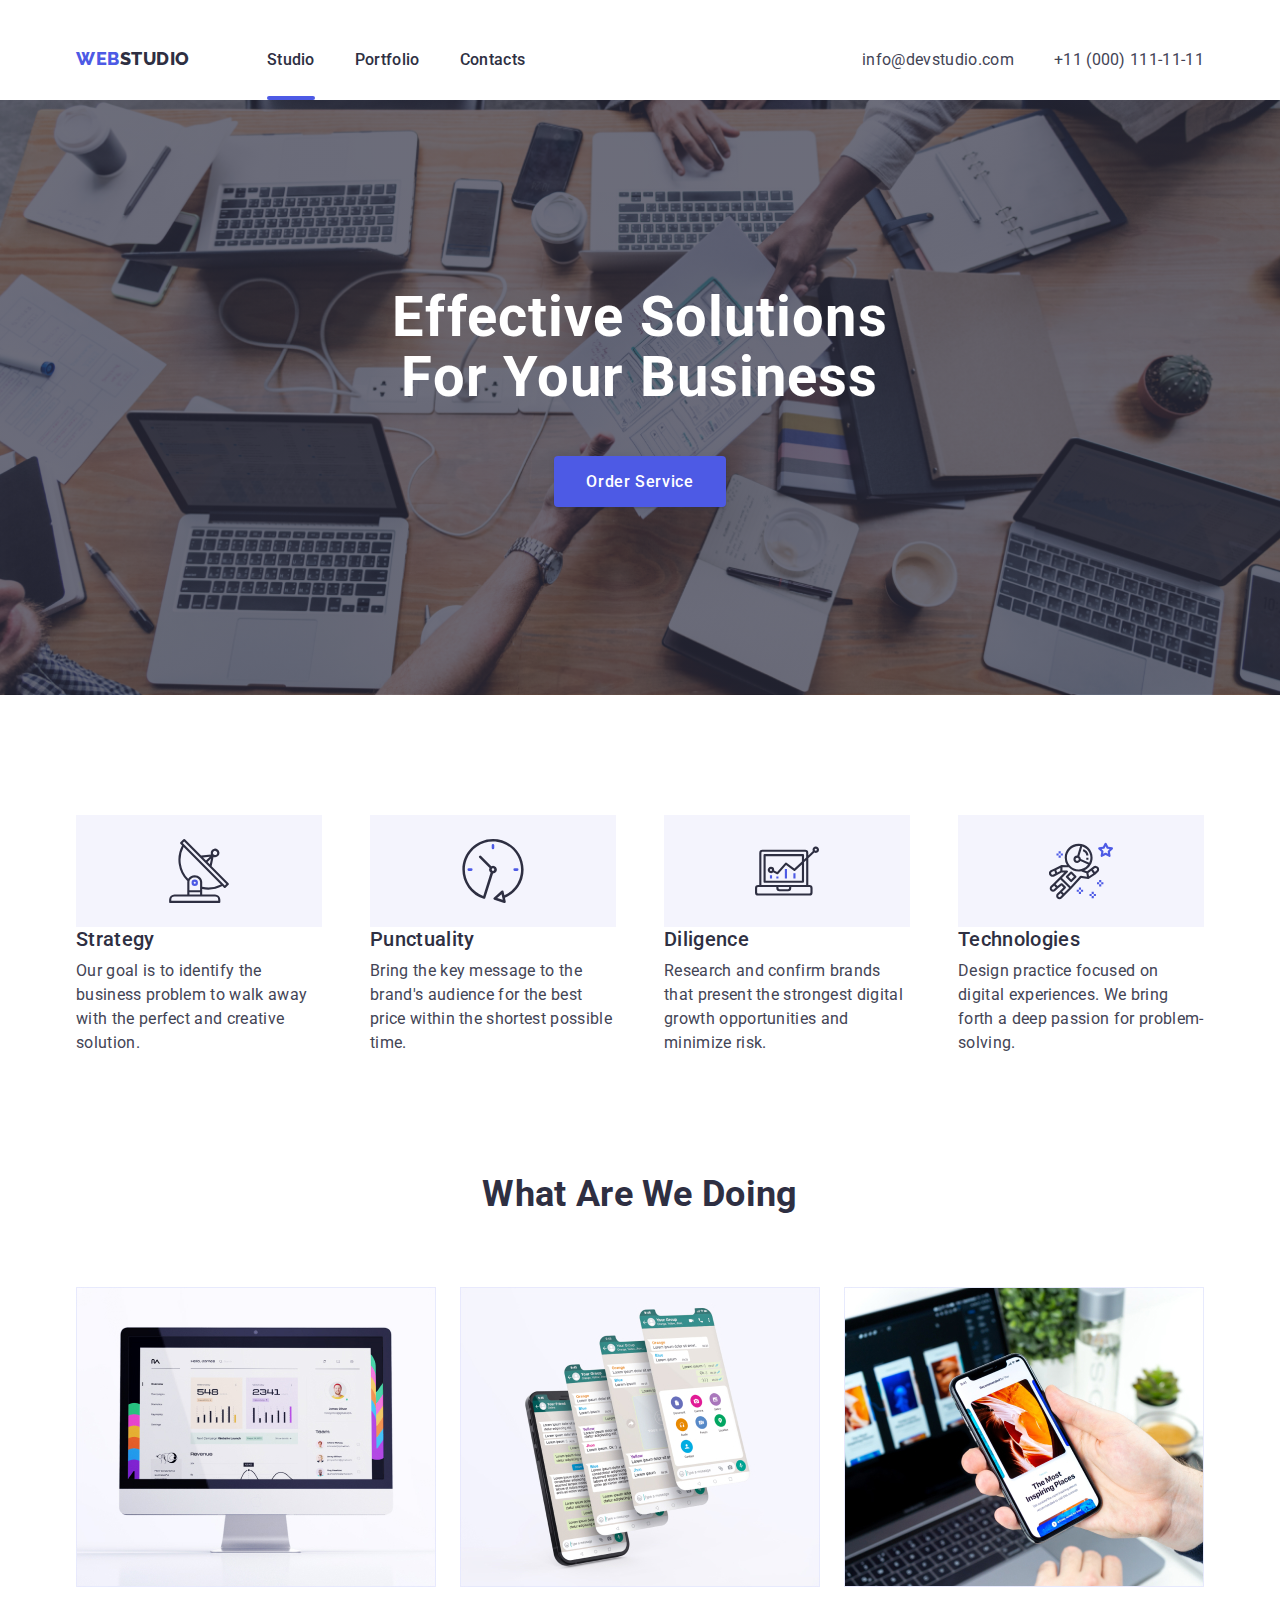
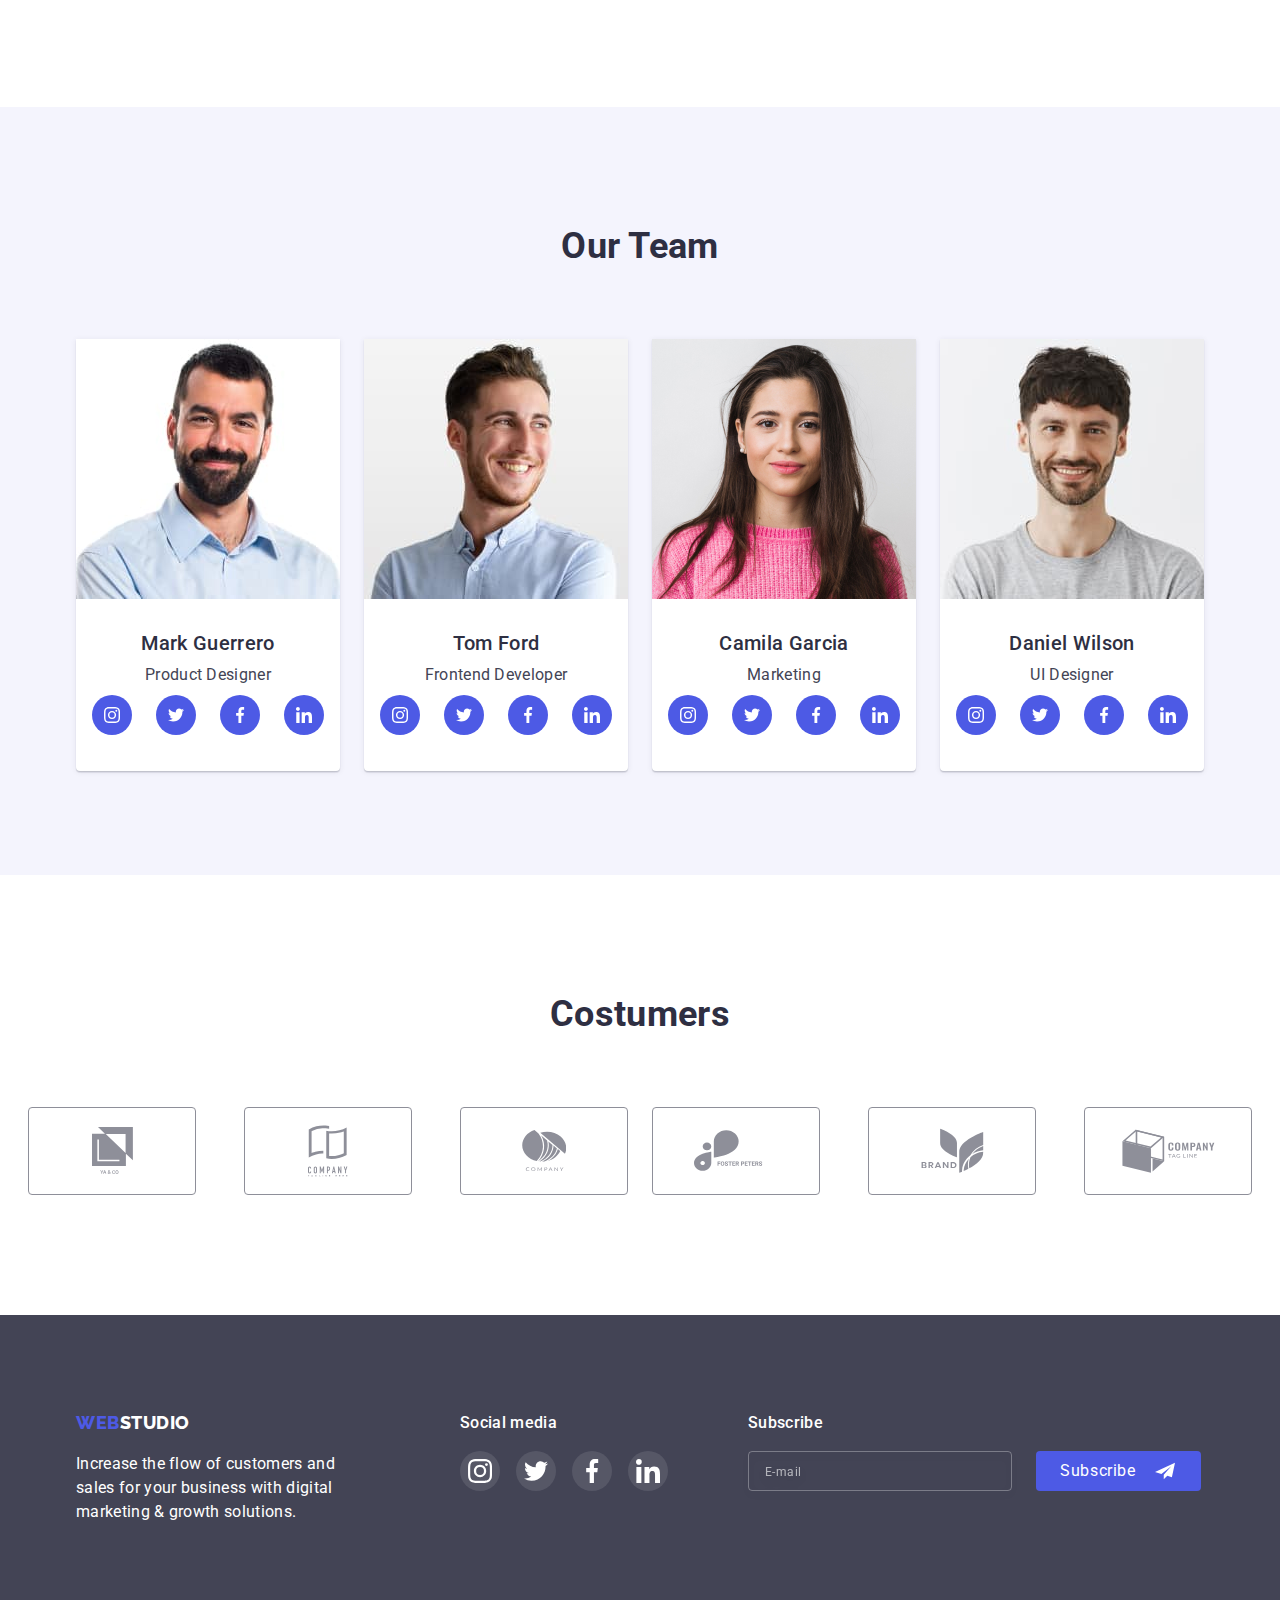
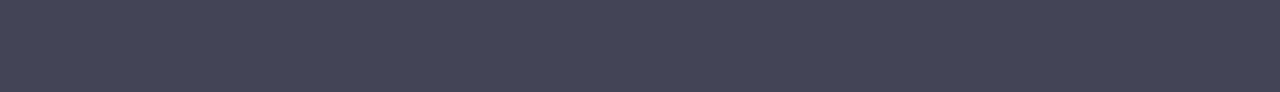
<file: index.html>
<!DOCTYPE html>
<html lang="en">
  <head>
    <meta charset="UTF-8">
    <meta http-equiv="X-UA-Compatible" content="IE=edge">
    <meta name="viewport" content="width=device-width, initial-scale=1.0">
    <title>Document</title>
    <link rel="preconnect" href="https://fonts.googleapis.com">
<link rel="preconnect" href="https://fonts.gstatic.com" crossorigin>
<link href="https://fonts.googleapis.com/css2?family=Raleway:wght@800&family=Roboto:wght@400;500;700;900&display=swap" rel="stylesheet">
    <link rel="stylesheet" href="https://cdnjs.cloudflare.com/ajax/libs/modern-normalize/1.1.0/modern-normalize.min.css">
    <link rel="stylesheet" href="./css/styles.css" >
  </head>
 <body>
    
    <header class="page-header">
      <div class="conteiner navigator mob-var">
      <nav class="navigator">
        <a href="./index.html" class="logo">
          <span>WEB</span><span class="logo-black">STUDIO</span></a
        >

        <ul class="site-nav list">
          <li class="item activ-page"><a href="index.html" class="link">Studio</a></li>
          <li class="item"><a href="./portfolio.html" class="link">Portfolio</a></li>
          <li class="item"><a href="/" class="link">Contacts</a></li>
        </ul>
      </nav>
      <button type="button" class="mob-open js-open-menu"
      >
        <svg class="mob-open-icon" width="40" height="40" aria-label="Переключатель моб. меню">
          <use class="icon-open" href="./img/sprite1.svg#menu" ></use>
        </svg> 
      </button>
      <ul class="contacts list">
        <li class="item">
          <a href="mailto:info@devstudio.com" class="link"
            >info@devstudio.com</a
          >
        </li>
        <li class="item">
          <a href="tel:+110001111111" class="link">+11 (000) 111-11-11</a>
        </li>
      </ul> 
  </div>

     <!-- Mobile Menu -->

  <div class="mobile-menu js-menu-container" >
    <div class="mob-conteiner">
    <button type="button" class="close-window mob-close js-close-menu" >
      <svg class="mob-open-icon" width="40" height="40" aria-label="Переключатель моб. меню">
        <use class="icon-close" href="./img/sprite1.svg#cross"></use>
      </svg> 
    </button>
    <ul class="mobil-site-nav list">
      <li class="item activ-page"><a href="index.html" class="link">Studio</a></li>
      <li class="item"><a href="./portfolio.html" class="link">Portfolio</a></li>
      <li class="item"><a href="/" class="link">Contacts</a></li>
      
    </ul>
    <div>
    <ul class="mobil-contacts list">
      
      <li class="mobil-item">
        <a href="tel:+110001111111" class="tel">+11 (000) 111-11-11</a>
      </li>
      <li class="mobil-item">
        <a href="mailto:info@devstudio.com" class="mail"
          >info@devstudio.com</a
        >
      </li>
    </ul> 
    <ul class="mobil-social list">
      <li class="social-item">
       <a href="" class="social-link">
         <svg class="social-list" width="24" height="24">  
           <use href="./img/sprite1.svg#instagram"></use>
         </svg>
       </a>
     </li>
     <li class="social-item">
       <a href="" class="social-link">
         <svg class="social-list" width="24" height="24"> 
           <use href="./img/sprite1.svg#twitter"></use>
         </svg>
       </a>
     </li>
     <li class="social-item">
       <a href="" class="social-link">
         <svg class="social-list" width="24" height="24"> 
           <use href="./img/sprite1.svg#facebook"></use>
         </svg>
       </a>
     </li>
     <li class="social-item">
       <a href="" class="social-link">
         <svg class="social-list" width="24" height="24"> 
           <use href="./img/sprite1.svg#linkedin"></use>
         </svg>
       </a>
     </li>
   </ul>
  </div>
  </div>
  </div>
</header>
  
    <main>
      <!--Херой-->

      <section class="hero">
        <div class="overlay">
        <h1 class="hero-title">
          Effective Solutions 
          for Your Business
        </h1>
        <button type="button" class="button-hero" data-modal-open>Order Service</button>
      </div>
      </section>

      <!--Преимущества-->

      <section class="section">
        <div class="conteiner">
          <ul class="preference list">
          <li class="item">
            <div class="vector">
              <svg class="icon" width="64" height="64" >
                <use href="./img/sprite1.svg#icon-antenna"></use>
              </svg>
            </div>
            <h3 class="title notdesctop">Strategy</h3>
            <p>
              Our goal is to identify the business problem to walk away with the
              perfect and creative solution.
            </p>
          </li>
          <li class="item">
            <div class="vector">
              <svg class="icon" width="64" height="64">
                <use href="./img/sprite1.svg#icon-clock"></use>
              </svg>
            </div>
            <h3 class="title notdesctop">Punctuality</h3>
            <p>
              Bring the key message to the brand's audience for the best price
              within the shortest possible time.
            </p>
          </li>
          <li class="item">
            <div class="vector">
              <svg class="icon" width="64" height="64">
                <use href="./img/sprite1.svg#icon-diagram"></use>
              </svg>
            </div>
            <h3 class="title notdesctop">Diligence</h3>
            <p>
              Research and confirm brands that present the strongest digital
              growth opportunities and minimize risk.
            </p>
          </li>
          <li class="item">
            <div class="vector" >
              <svg class="icon" width="64" height="64">
                <use href="./img/sprite1.svg#astronaut"></use>
              </svg>
            </div>
            <h3 class="title notdesctop">Technologies</h3>
            <p>
              Design practice focused on digital experiences. We bring forth a
              deep passion for problem-solving.
            </p>
          </li>
        </ul>
      </div>
    </section>

      <!--Что мы делаем-->

      <section class="section-distance" >
        <div class="conteiner">
          <h2 class="section-title">What Are We Doing</h2>
          <ul class="work list" >
            <li class="item">
              <img width="360" src="img/photo1.jpg" alt="Laptop with grafic">
            </li>
            <li class="item"><img width="360" src="img/photo2.jpg" alt="smartphones"></li>
            <li class="item">
              <img
                width="360"
                src="img/photo3.jpg"
                alt="Laptop with smartphone">
            </li>
          </ul>
        </div>
        
      </section>

      <!--Наша команда-->

      <section class="section team">
        <div class="conteiner">
        <h2 class="section-title">Our Team</h2>
        <ul class="employ list">
          <li  class="item">
            <img width="264" 
            srcset="img/img1@2x.jpg 2x"
            src="img/img1.jpg" alt="Mark Guerrero">
            <h3 class="title">Mark Guerrero</h3>
            <p>Product Designer</p>
            <ul class="social list">
               <li class="social-item">
                <a href="" class="social-link">
                  <svg class="social-list" width="16" height="16">  
                    <use href="./img/sprite1.svg#instagram"></use>
                  </svg>
                </a>
              </li>
              <li class="social-item">
                <a href="" class="social-link">
                  <svg class="social-list" width="16" height="16"> 
                    <use href="./img/sprite1.svg#twitter"></use>
                  </svg>
                </a>
              </li>
              <li class="social-item">
                <a href="" class="social-link">
                  <svg class="social-list" width="16" height="16"> 
                    <use href="./img/sprite1.svg#facebook"></use>
                  </svg>
                </a>
              </li>
              <li class="social-item">
                <a href="" class="social-link">
                  <svg class="social-list" width="16" height="16"> 
                    <use href="./img/sprite1.svg#linkedin"></use>
                  </svg>
                </a>
              </li>
            </ul>
          </li>
          <li class="item">
            
            <img width="264"
            srcset="img/img2@2x.jpg 2x"
            src="img/img2.jpg" alt="Tom Ford">
            <h3 class="title">Tom Ford</h3>
            <p>Frontend Developer</p>
            <ul class="social list">
              <li class="social-item">
               <a href="" class="social-link">
                 <svg class="social-list" width="16" height="16">  
                   <use href="./img/sprite1.svg#instagram"></use>
                 </svg>
               </a>
             </li>
             <li class="social-item">
               <a href="" class="social-link">
                 <svg class="social-list" width="16" height="16"> 
                   <use href="./img/sprite1.svg#twitter"></use>
                 </svg>
               </a>
             </li>
             <li class="social-item">
               <a href="" class="social-link">
                 <svg class="social-list" width="16" height="16"> 
                   <use href="./img/sprite1.svg#facebook"></use>
                 </svg>
               </a>
             </li>
             <li class="social-item">
               <a href="" class="social-link">
                 <svg class="social-list" width="16" height="16"> 
                   <use href="./img/sprite1.svg#linkedin"></use>
                 </svg>
               </a>
             </li>
           </ul>
          </li>
          <li class="item">
            <img width="264" 
            srcset="img/img3@2x.jpg 2x"
            src="img/img3.jpg" alt="Camila Garcia">
            <h3 class="title">Camila Garcia</h3>
            <p>Marketing</p>
            <ul class="social list">
              <li class="social-item">
               <a href="" class="social-link">
                 <svg class="social-list" width="16" height="16">  
                   <use href="./img/sprite1.svg#instagram"></use>
                 </svg>
               </a>
             </li>
             <li class="social-item">
               <a href="" class="social-link">
                 <svg class="social-list" width="16" height="16"> 
                   <use href="./img/sprite1.svg#twitter"></use>
                 </svg>
               </a>
             </li>
             <li class="social-item">
               <a href="" class="social-link">
                 <svg class="social-list" width="16" height="16"> 
                   <use href="./img/sprite1.svg#facebook"></use>
                 </svg>
               </a>
             </li>
             <li class="social-item">
               <a href="" class="social-link">
                 <svg class="social-list" width="16" height="16"> 
                   <use href="./img/sprite1.svg#linkedin"></use>
                 </svg>
               </a>
             </li>
           </ul>
          </li>
          <li class="item">
            <img width="264" 
            srcset="img/img4@2x.jpg 2x"
            src="img/img4.jpg" alt="Daniel Wilson">
            <h3 class="title">Daniel Wilson</h3>
            <p>UI Designer</p>
            <ul class="social list">
              <li class="social-item">
               <a href="" class="social-link">
                 <svg class="social-list" width="16" height="16">  
                   <use href="./img/sprite1.svg#instagram"></use>
                 </svg>
               </a>
             </li>
             <li class="social-item">
               <a href="" class="social-link">
                 <svg class="social-list" width="16" height="16"> 
                   <use href="./img/sprite1.svg#twitter"></use>
                 </svg>
               </a>
             </li>
             <li class="social-item">
               <a href="" class="social-link">
                 <svg class="social-list" width="16" height="16"> 
                   <use href="./img/sprite1.svg#facebook"></use>
                 </svg>
               </a>
             </li>
             <li class="social-item">
               <a href="" class="social-link">
                 <svg class="social-list" width="16" height="16"> 
                   <use href="./img/sprite1.svg#linkedin"></use>
                 </svg>
               </a>
             </li>
           </ul>
          </li>
        </ul>
      </div>
      </section>

      <!--Costumers-->

      <section class="section">
        <div class="conteiner">
        <h2 class="section-title">Costumers</h2>
        <ul class="costumer-list list">
          <li class="costumer-icon"><a href="" class="client-link">
                 <svg class="client-list" width="41" height="47"> 
                   <use href="./img/sprite1.svg#logo1"></use>
                 </svg>
               </a></li>
          <li class="costumer-icon"><a href="" class="client-link">
                 <svg class="client-list" width="40" height="52"> 
                   <use href="./img/sprite1.svg#logo2"></use>
                 </svg>
               </a></li>
          <li class="costumer-icon"><a href="" class="client-link">
                 <svg class="client-list" width="44" height="41"> 
                   <use href="./img/sprite1.svg#logo3"></use>
                 </svg>
               </a></li>
          <li class="costumer-icon"><a href="" class="client-link">
                 <svg class="client-list" width="84" height="41"> 
                   <use href="./img/sprite1.svg#logo4"></use>
                 </svg>
               </a></li>
          <li class="costumer-icon"><a href="" class="client-link">
                 <svg class="client-list" width="63" height="45"> 
                   <use href="./img/sprite1.svg#logo5"></use>
                 </svg>
               </a></li>
          <li class="costumer-icon"><a href="" class="client-link">
                 <svg class="client-list" width="99" height="44"> 
                   <use href="./img/sprite1.svg#logo6"></use>
                 </svg>
               </a></li>
        </ul>
      </div>
      </section>
    </main>
         
            <!--Footer-->

    <footer class="footer">
      <div class="conteiner">
        <div class="footer-link list">
          <div class="messange">
            <div class="footer-logo">
      <a href="./index.html" class="logo">
        <span>WEB</span><span class="logo-white">STUDIO</span></a
      >
    </div>
      <p class="footer-white">
        Increase the flow of customers and 
        sales for your business with digital
        marketing & growth solutions.
      </p>
    </div>
    <div class="messange" >
      <p class="footer-white two" >
        Social media
      </p>
      <ul class="footer-social list">
        <li class="footer-social-item">
         <a href="" class="footer-social-link">
           <svg class="footer-social-list">  
             <use href="./img/sprite1.svg#instagram"></use>
           </svg>
         </a>
       </li>
       <li class="footer-social-item">
         <a href="" class="footer-social-link">
           <svg class="footer-social-list"> 
             <use href="./img/sprite1.svg#twitter"></use>
           </svg>
         </a>
       </li>
       <li class="footer-social-item">
         <a href="" class="footer-social-link">
           <svg class="footer-social-list"> 
             <use href="./img/sprite1.svg#facebook"></use>
           </svg>
         </a>
       </li>
       <li class="footer-social-item">
         <a href="" class="footer-social-link">
           <svg class="footer-social-list"> 
             <use href="./img/sprite1.svg#linkedin"></use>
           </svg>
         </a>
        </li>
     </ul>
 </div>
 <form class="messange">
  <p class="footer-white two error">
    Subscribe
  </p>
  <div class="footer-label">
  <label class="ff-label">
     <input type="text" name="user-mail" placeholder="E-mail" class="footer-input">
  </label>
    <button type="submit" class="ff-button">
      <span class="ff-text">Subscribe</span> 
      <svg class="ff-icon" >
        <use href="./img/sprite1.svg#send-icon"></use>
      </svg>
    </button>
  </div>
  
</form>
  </div>
 
    </div>
    
    </footer>

                  <!--Modal-->

    <div class="backdrop is-hidden" data-modal>
      <div class="modal">
        <button type="button" class="close-window" data-modal-close>
          <svg class="close-modal" width="8" height="8">
            <use href="./img/sprite1.svg#close-modal">

            </use>
          </svg>
        </button>
        
             <!-- Forma -->
        
        <form class="modal-form">
          <b class="modal-title">Leave your contacts and we will call you back</b>
          <label class="mf-label">
            <span class="mf-desk">Name</span>
            <span class="mf-input-box">
              <input type="text" name="user-name" class="mf-input">
              <svg class="mf-person" width="12" height="12">
                <use href="./img/sprite1.svg#icon-person"></use> 
              </svg>
            </span>
          </label>
          <label class="mf-label">
            <span class="mf-desk sign">Phone</span>
            <span class="mf-input-box">
              <input type="tel" name="user-phone" class="mf-input">
            <svg class="mf-person"  width="13" height="13">
              <use href="./img/sprite1.svg#phone"></use> 
            </svg>
            </span>
          </label>
          <label class="mf-label">
            <span class="mf-desk sign">Email</span>
            <span class="mf-input-box">
              <input type="email" name="user-email" class="mf-input">
            <svg class="mf-person" width="18" height="18">
              <use href="./img/sprite1.svg#email"></use> 
            </svg>
            </span>
          </label>
          <label class="mf-label">
            <span class="mf-desk sign">Comment</span>
            <textarea name="user-comment" class="mf-coment" placeholder="Text input"></textarea>
          </label>
          <label class="mf-check-label">
          <input class="mf-check" type="checkbox" name="user-policy">
          <span class="mf-fake-check">
              <svg class="mf-galka">
               <use href="./img/sprite1.svg#galka"></use> 
              </svg>
            </span>
            I accept the terms and conditions of the <a class="policy" href=""> Privacy Policy</a>
          </label>
          <button type="submit" class="mf-button">Send</button>
        </form>

      </div>
    </div>

           

    
<script src="./js/mobile-menu.js"></script>
    <script src="./js/modal.js"></script> 
  </body>
</html>
</file>
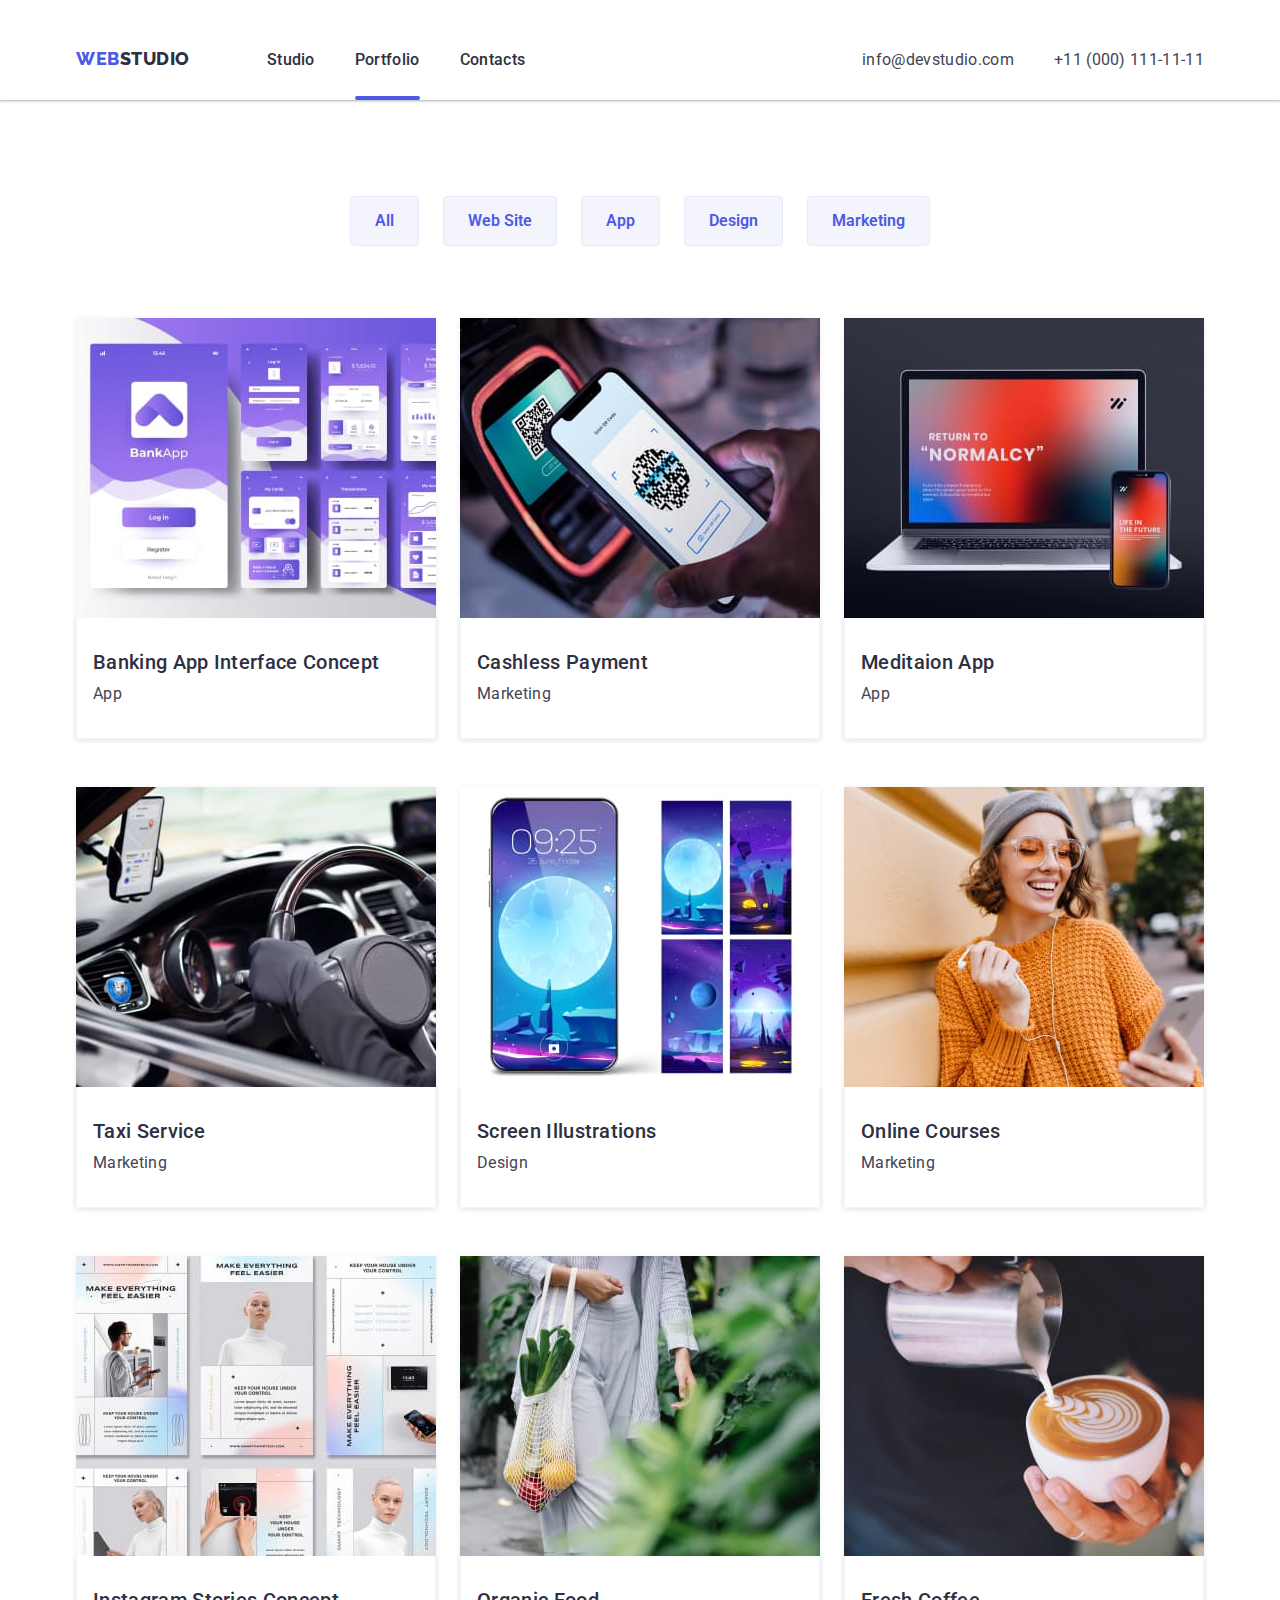
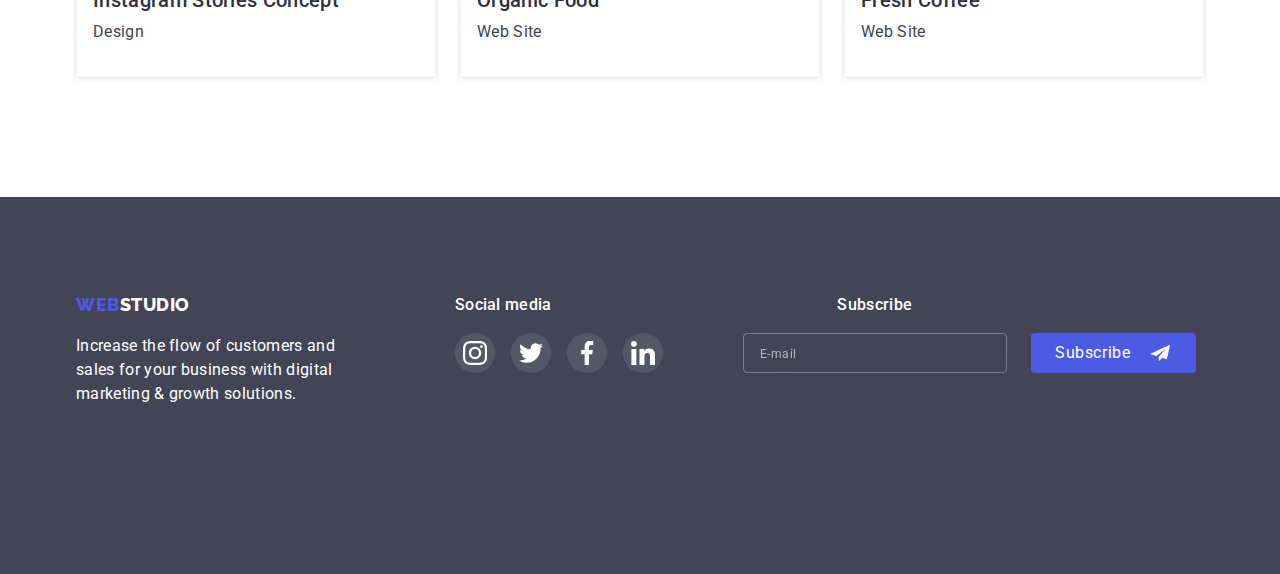
<file: portfolio.html>
<!DOCTYPE html>
<html lang="en">
  <head>
    <meta charset="UTF-8" />
    <meta http-equiv="X-UA-Compatible" content="IE=edge" />
    <meta name="viewport" content="width=device-width, initial-scale=1.0" />
    <title>Document</title>
    <link rel="preconnect" href="https://fonts.googleapis.com">
<link rel="preconnect" href="https://fonts.gstatic.com" crossorigin>
<link href="https://fonts.googleapis.com/css2?family=Raleway:wght@800&family=Roboto:wght@400;500;700;900&display=swap" rel="stylesheet">
    <link rel="stylesheet" href="https://cdnjs.cloudflare.com/ajax/libs/modern-normalize/1.1.0/modern-normalize.min.css">
    <link rel="stylesheet" href="./css/styles.css" />
  </head>
 <body>
    
    <header class="page-header">
      <div class="conteiner navigator">
      <nav class="navigator">
        <a href="./index.html" class="logo">
          <span>WEB</span><span class="logo-black">STUDIO</span></a
        >

        <ul class="site-nav list">
          <li class="item"><a href="index.html" class="link">Studio</a></li>
          <li class="item activ-page"><a href="./portfolio.html" class="link">Portfolio</a></li>
          <li class="item"><a href="/" class="link">Contacts</a></li>
        </ul>
      </nav>
      <ul class="contacts list">
        <li class="item">
          <a href="mailto:info@devstudio.com" class="link"
            >info@devstudio.com</a
          >
        </li>
        <li class="item">
          <a href="tel:+110001111111" class="link">+11 (000) 111-11-11</a>
        </li>
      </ul> 
  </div>
</header>

    <main>
      <!-- filter cards-->
      <section class="section-cards">
        <div class="conteiner">
          <h1 hidden>Filter</h1>
          <ul class="keys list">
            <li class="item">
              <button type="button" class="button-primary">All</button>
            </li>
            <li class="item">
              <button type="button" class="button-primary">Web Site</button>
            </li>
            <li class="item">
              <button type="button" class="button-primary">App</button>
            </li>
            <li class="item">
              <button type="button" class="button-primary">Design</button>
            </li>
            <li class="item">
              <button type="button" class="button-primary">Marketing</button>
            </li>
          </ul>

          <ul class="cards list">
            <li class="item">
              <a class="link" href="">
              <div class="float">
                <img width="360" src="img/img21.jpg" alt="Banking App" />
                <p class="float-p">14 Stylish and User-Friendly App Design Concepts · Task Manager App · Calorie Tracker App · Exotic Fruit Ecommerce App · Cloud Storage App </p>
              </div>
                <div class="shadow">
                  <h3 class="title">Banking App Interface Concept</h3>
                  <p class="filtr">App</p>
                </div>
              </a>
            </li>

            <li class="item">
              <a class="link" href="">
                <div class="float">
                <img width="360" src="img/img29.jpg" alt="scanning QR-code" />
                <p class="float-p">14 Stylish and User-Friendly App Design Concepts · Task Manager App · Calorie Tracker App · Exotic Fruit Ecommerce App · Cloud Storage App </p>
                </div>
                <div class="shadow">
                  <h3 class="title">Cashless Payment</h3>
                  <p class="filtr">Marketing</p>
                </div>
              </a>
            </li>

            <li class="item">
              <a class="link" href="">
                <div class="float">
                <img width="360" src="img/img22.jpg" alt="Notebook" />
                <p class="float-p">14 Stylish and User-Friendly App Design Concepts · Task Manager App · Calorie Tracker App · Exotic Fruit Ecommerce App · Cloud Storage App </p>
                </div>
                <div class="shadow">
                  <h3 class="title">Meditaion App</h3>
                  <p class="filtr">App</p>
                </div>
              </a>
            </li>

            <li class="item">
              <a class="link" href="">
                <div class="float">
                <img width="360" src="img/img23.jpg" alt="Taxi" />
                <p class="float-p">14 Stylish and User-Friendly App Design Concepts · Task Manager App · Calorie Tracker App · Exotic Fruit Ecommerce App · Cloud Storage App </p>
                </div>
                <div class="shadow">
                  <h3 class="title">Taxi Service</h3>
                  <p class="filtr">Marketing</p>
                </div>
              </a>
            </li>
            <li class="item">
              <a class="link" href="">
                <div class="float">
                <img width="360" src="img/img24.jpg" alt="Display of gadjet" />
                <p class="float-p">14 Stylish and User-Friendly App Design Concepts · Task Manager App · Calorie Tracker App · Exotic Fruit Ecommerce App · Cloud Storage App </p>
                </div>
                <div class="shadow">
                  <h3 class="title">Screen Illustrations</h3>
                  <p class="filtr">Design</p>
                </div>
              </a>
            </li>
            <li class="item">
              <a class="link" href="">
                <div class="float">
                <img width="360" src="img/img25.jpg" alt="Girl with iphone" />
                <p class="float-p">14 Stylish and User-Friendly App Design Concepts · Task Manager App · Calorie Tracker App · Exotic Fruit Ecommerce App · Cloud Storage App </p>
                </div>
                <div class="shadow">
                  <h3 class="title">Online Courses</h3>
                  <p class="filtr">Marketing</p>
                </div>
              </a>
            </li>
            <li class="item">
              <a class="link" href="">
                <div class="float">
                <img width="360" src="img/img26.jpg" alt="Instagram Stories" />
                <p class="float-p">14 Stylish and User-Friendly App Design Concepts · Task Manager App · Calorie Tracker App · Exotic Fruit Ecommerce App · Cloud Storage App </p>
                </div>
                <div class="shadow">
                  <h3 class="title">Instagram Stories Concept</h3>
                  <p class="filtr">Design</p>
                </div>
              </a>
            </li>
            <li class="item">
              <a class="link" href="">
                <div class="float">
                <img width="360" src="img/img27.jpg" alt="Vegetables in the bag" />
                <p class="float-p">14 Stylish and User-Friendly App Design Concepts · Task Manager App · Calorie Tracker App · Exotic Fruit Ecommerce App · Cloud Storage App </p>
                </div>
                <div class="shadow">
                  <h3 class="title">Organic Food</h3>
                  <p class="filtr">Web Site</p>
                </div>
              </a>
            </li>
            <li class="item">
              <a class="link" href="">
                <div class="float">
                <img width="360" src="img/img28.jpg" alt="Cup of coffee" />
                <p class="float-p">14 Stylish and User-Friendly App Design Concepts · Task Manager App · Calorie Tracker App · Exotic Fruit Ecommerce App · Cloud Storage App </p>
                </div>
                <div class="shadow">
                  <h3 class="title">Fresh Coffee</h3>
                  <p class="filtr">Web Site</p>
                </div>
              </a>
            </li>
          </ul>
        </div>
      </section>
    </main>

    <footer class="footer">
      <div class="conteiner">
        <div class="footer-link">
          <div class="messange">
      <a href="./index.html" class="logo">
        <span>WEB</span><span class="logo-white">STUDIO</span></a
      >
      <p class="footer-white">
        Increase the flow of customers and <br />
        sales for your business with digital <br />
        marketing & growth solutions.
      </p>
    </div>
    <div class="messange" >
      <p class="footer-white two" >
        Social media
      </p>
      <ul class="footer-social list">
        <li class="footer-social-item">
         <a href="" class="footer-social-link">
           <svg class="footer-social-list" width="16" height="16">  
             <use href="./img/sprite1.svg#instagram"></use>
           </svg>
         </a>
       </li>
       <li class="footer-social-item">
         <a href="" class="footer-social-link">
           <svg class="footer-social-list" width="16" height="16"> 
             <use href="./img/sprite1.svg#twitter"></use>
           </svg>
         </a>
       </li>
       <li class="footer-social-item">
         <a href="" class="footer-social-link">
           <svg class="footer-social-list" width="16" height="16"> 
             <use href="./img/sprite1.svg#facebook"></use>
           </svg>
         </a>
       </li>
       <li class="footer-social-item">
         <a href="" class="footer-social-link">
           <svg class="footer-social-list" width="16" height="16"> 
             <use href="./img/sprite1.svg#linkedin"></use>
           </svg>
         </a>
        </li>
     </ul>
   </div>
   <form class="messange">
    <p class="footer-white two">
      Subscribe
    </p>
    <div class="footer-label">
    <label >
       <input type="text" name="user-mail" placeholder="E-mail" class="footer-input">
    </label>
      <button type="submit" class="ff-button">
        <span class="ff-text">Subscribe</span> 
        <svg class="ff-icon" >
          <use href="./img/sprite1.svg#send-icon"></use>
        </svg>
      </button>
    </div>
    
  </form>
  </div>
    </div>
    </footer>

  </body>
</html>
</file>
<file: css/styles.css>
:root {
  --primary-text-color: rgba(67, 68, 85, 1);
  --title-text-color: rgb(46, 47, 66);
  --accent-color: rgba(77, 90, 229, 1);
  --primary-bcg-color: #ffffff;
  --main-batton-color: #F4F4FD;
  --icon-color: #8E8F99;
  --modal-bcg-color: #FCFCFC;
  --transition-func: 250ms cubic-bezier(0.4, 0, 0.2, 1);
}

body {
  color: var(--primary-text-color);
  background-color: #ffffff;
  font-family: Roboto, sans-serif;
  font-size: 16px;
  line-height: 1.5;
  letter-spacing: 0.02em;
}
.list {
  list-style: none;
  margin: 0;
  padding: 0;
}
img{
  display: block;
}
button{
  cursor: pointer;
}
.h1,
h2,
h3,
p {
  margin-top: 0;
  margin-bottom: 0;
}

.page-header {
  box-shadow: 0px 2px 1px rgba(46, 47, 66, 0.08), 0px 1px 1px rgba(46, 47, 66, 0.16), 0px 1px 6px rgba(46, 47, 66, 0.08);
  padding-top: 24px;
  padding-bottom: 24px;
}
@media screen and (min-width: 768px){
  .page-header {
  padding-bottom: 0;
}
}

        /*Logotype*/

.logo {
  color: var(--accent-color);
  font-family: Raleway, sans-serif;
  font-weight: 800;
  letter-spacing: 0.03em;
  font-size: 18px;
  line-height: 1.33;
  text-decoration: none;
}
.logo-black {
  color: var(--title-text-color);
}
.logo-white {
  color: var(--primary-bcg-color);
}

@media screen and (max-width: 767px) {
  .site-nav{
    display: none;
  }
  .contacts{
    display: none;
  }
  .navigator{
    display: flex;
    align-items: center;
    justify-content: space-between;
  }
  .mob-open{
    background-color: transparent;
    border: none;
    padding: 0;
    margin: 0;
    fill: var(--title-text-color);
  }

          /* <!-- Mobile Menu --> */

.mobile-menu{
  position: fixed;
  width: 100%;
  height: 100%;
  z-index: 99;
  top: 0;
  left: 0;
  background-color: var(--primary-bcg-color);
  box-shadow: 0 0 0 100vmax rgba(0, 0, 0, 0.6);
 
  opacity: 0;
  visibility: hidden;
  pointer-events: none;
  transition: opacity var(--transition-func), visibility var(--transition-func);
}
.mob-conteiner{
  position: relative;
  width: 100vw;
  height: 100vh;
  max-width: 480px;
  display: flex;
  flex-direction: column;
  justify-content: space-between;
  padding: 40px;
  padding-top: 80px;
  
}
.mobile-menu.is-open{
  opacity: 1;
  visibility: visible;
  pointer-events: auto;
}
.close-window.mob-close{
  top: 40px;
  right: 40px;
}
.mobil-site-nav .link{
display: block;
text-decoration: none;
color: var(--title-text-color);
font-weight: 700;
font-size: 36px;
line-height: 1.11;
letter-spacing: 0.02em;
text-transform: capitalize;
}
.mobil-site-nav .item:not(:last-child) {
  margin-bottom: 40px;
}
.mobil-site-nav .link:hover,
.mobil-site-nav .link:focus {
  color: var(--accent-color);
}
.mobil-site-nav{
  /* margin-bottom: 284px; */
}
.mobil-contacts{
  display: block;
  width: 100%;
  margin-bottom: 48px; 
}
.mobil-contacts .tel{
  display: block;
  text-decoration: none;
  color: #4D5AE5;
  font-weight: 600;
  font-size: calc(24px + 11 * (100vw - 320px) / 100);
  line-height: 1.11;
  text-transform: capitalize;
  padding-bottom: 40px;


}
.mobil-contacts .mail{
  display: block;
  font-weight: 500;
font-size: 20px;
line-height: 1.2;
letter-spacing: 0.02em;
text-decoration: none;
color: #434455;
}

.mobil-social{
display: flex;
justify-content: space-between;
}

}
  

@media screen and (min-width: 480px) {
  .mobil-contacts .tel{
    font-size: 36px; 
  }
}





        /*--intervals--*/

 .conteiner {
  width: 100%;
  padding-left: 15px;
  padding-right: 15px;
} 

@media screen and (min-width: 480px) {
  .conteiner{
    width: 432px;
    margin-left: auto;
    margin-right: auto;
  }
}
@media screen and (min-width: 767.98px) {

  .conteiner{
    width: 766px;
    margin-left: auto;
    margin-right: auto;
  }
  .mobile-menu{
    display: none;
  }
  .mob-open{
    display: none;
  }
                /* NAV */

  .navigator{
    display: flex;
    align-items:baseline;
    justify-content: space-between;
  }
  .site-nav {
    display: flex;
    margin-left: 123px;
  
  }
  
  .site-nav .item:not(:first-child) {
    margin-left: 40px;
  }
  .site-nav .link {
    display: block;
    padding-top: 24px;
    padding-bottom: 24px;
  
    color: var(--title-text-color);
    font-family: inherit;
    font-size: 16px;
    line-height: 1.5;
    letter-spacing: 0.02em;
    font-weight: 500;
    text-decoration: none;
    transition: var(--transition-func);
  }
  .site-nav .link:hover,
  .site-nav .link:focus {
    color: var(--accent-color);
  }
  .contacts .link {
    font-size: 12px;
   line-height: 1.33;
   letter-spacing: 0.04em;
   color: var(--primary-text-color);
    text-decoration: none;
    transition: var(--transition-func)
  }
  .contacts .link:hover,
  .contacts .link.link:focus {
    color: var(--accent-color);
  }
  .activ-page::after{
    display: block;
    content: '';
    height: 4px;
    background-color: var(--accent-color);
    border-radius: 2px;
  }
  
}
       /* desctop */

@media screen and (min-width: 1200px) {
  .conteiner{
    width: 1158px;
  }
  .site-nav {
  margin-left: 77px
}
.contacts {
  display: flex;
  margin-left: auto;
}
.contacts .item:not(:first-child) {
  margin-left: 40px;
}

.contacts .link {
  display: block;
  padding-top: 24px;
  padding-bottom: 24px;
  font-size: 16px;
line-height: 1.5;
letter-spacing: 0.02em;
}
}



          /*Button*/

.button-hero {
    color: var(--primary-bcg-color);
    background-color: var(--accent-color);
    font-family: inherit;
    font-size: 16px;
    font-weight: 500;
    line-height: 1.19;
    letter-spacing: 0.04em;
  
    padding: 16px 32px;
    min-width: 170px;
    box-shadow: 0px 1px 6px rgba(46, 47, 66, 0.08), 0px 1px 1px rgba(46, 47, 66, 0.16), 0px 2px 1px rgba(46, 47, 66, 0.08);
    border-radius: 4px;
    border: none;
    transition: background-color 250ms cubic-bezier(0.4, 0, 0.2, 1),
    box-shadow 250ms cubic-bezier(0.4, 0, 0.2, 1);
  }
  .button-hero:hover,
  .button-hero:focus{
    background-color: #404BBF;
    box-shadow: 0px 4px 4px rgba(0, 0, 0, 0.15);
    border-radius: 4px;
  }
  

        /*hero*/

.hero {
 
  text-align: center;
  
}
.overlay{
  max-width: 767px;
  margin-left: auto;
  margin-right: auto;
  background-color: var(--title-text-color);
  background-image:linear-gradient( to left,  rgba(46, 47, 66, 0.7), rgba(46, 47, 66, 0.7) ), url(../img/mob-bg.jpg);
  background-repeat: no-repeat;
  background-size: cover;
  background-position: center;
  padding-top: 112px;
  padding-bottom: 112px;
}
.hero-title {
  max-width: 320px;
  margin-top: 0;
  margin-left: auto;
  margin-right: auto;
  margin-bottom: 72px;
  color: var(--primary-bcg-color);
  font-weight: 700;
  font-size: 36px;
  line-height: 1.11;
  text-align: center;
  letter-spacing: 0.02em;
  text-transform: capitalize;
 }
@media screen and (min-device-pixel-ratio: 2) and (max-width: 767px),
  screen and (min-resolution: 192dpi) and (max-width: 767px),
  screen and (min-resolution: 2dppx) and (max-width: 767px) {
    .overlay{
      background-image:linear-gradient( to left,  rgba(46, 47, 66, 0.7), rgba(46, 47, 66, 0.7) ), url(../img/tablet-bg.jpg);
      
    }
  }
  @media screen and (min-width: 768px) {
    .overlay{
      max-width: 1199px;
      background-image:linear-gradient( to left,  rgba(46, 47, 66, 0.7), rgba(46, 47, 66, 0.7) ), url(../img/tablet-bg.jpg);
      padding-bottom: 108px;
    }

    .hero-title{
      max-width: 496px;
      margin-bottom: 40px;
      font-size: 56px;
      line-height: 1.07;
    }
  }

  @media screen and (min-device-pixel-ratio: 2) and (min-width: 768px),
  screen and (min-resolution: 192dpi) and (min-width: 768px),
  screen and (min-resolution: 2dppx) and (min-width: 768px) {
    .overlay{
      background-image:linear-gradient( to left,  rgba(46, 47, 66, 0.7), rgba(46, 47, 66, 0.7) ), url(../img/tablet-bg-@2x.jpg);
    }
  }
           /*sections*/
  .section {
  text-align: center; }       

 .section-title {
  color: var(--title-text-color);
  font-size: 36px;
  font-weight: 700;
  line-height: 1.11;
  text-align: center;
  margin-bottom: 72px;
}
.title{
  color: var(--title-text-color);
  margin-bottom: 8px;
  font-size: 20px;
  line-height: 1.2;
  font-weight: 500;
}

        /* Preferance */

  @media screen and (max-width: 1199px){
    .section {
      /* text-align: center; */
      padding-top: 96px;
      padding-bottom: 96px;
    }
    .vector{
      display: none;
    }
    .section-distance{
      display: none;
    }
  .notdesctop{
    
  font-size: 36px;
  line-height: 1.11;
  font-weight: 700;
  
  }
  .preference .item{
    margin-bottom: 72px;
  }
  .preference p{
    text-align: left;
  }

  }
  @media screen and (min-width: 768px){
    .preference {
      display: flex;
      flex-wrap: wrap;
      gap: 24px;
      text-align: left;
    } 
    .preference .item{
      flex-basis: calc((100% - 24px) / 2) 
    }
    .preference .item:nth-child(n+3){
margin-bottom: 0;
    } 
  }

  @media screen and (min-width: 1200px) {
    .overlay{
    max-width: 1600px;
    padding-top: 188px;
    padding-bottom: 188px;
    background-image:linear-gradient( to left,  rgba(46, 47, 66, 0.7), rgba(46, 47, 66, 0.7) ), url(../img/people-office.jpg);
  }
  .section {
    
    padding-top: 120px;
    padding-bottom: 120px;
  }
  .hero-title{
    margin-bottom: 48px;
  }
  .vector{
  
    height: 112px;
    display: flex;
    justify-content: center;
    align-items: center;
    background-color: var(--main-batton-color);
  } 
  
  
  
  .preference {
    display: flex;
   flex-wrap: nowrap;
    text-align: left;
  }
  
  .preference .item:not(:first-child) {
    margin-left: 24px;
  }
  .section-distance {
    padding-top: 0;
    text-align: center;
    padding-bottom: 120px;
  }
  }
 
 

 

             /* Work */

.work {
  display: flex;
}

.work .item:not(:first-child) {
  margin-left: 24px;  
}
          /* Команда */

.team {
  background-color: rgba(244, 244, 253, 1);
  padding-bottom: 128px;
}

.employ .item{
  max-width: 264px;
  margin-left: auto;
  margin-right: auto;
  background: #FFFFFF;
box-shadow: 0px 1px 6px rgba(46, 47, 66, 0.08), 0px 1px 1px rgba(46, 47, 66, 0.16), 0px 2px 1px rgba(46, 47, 66, 0.08);
border-radius: 0px 0px 4px 4px;
padding-bottom: 36px;
margin-bottom: 72px;
}


.employ img{
  margin-left: auto;
  margin-right: auto;
  margin-bottom: 32px;
}

.employ p {
  color: var(--primary-text-color);
  margin-bottom: 8px;
}

.social{
  display: flex;
  justify-content: center;
  gap: 24px;
 }

.social-link{
  display: flex;
  justify-content: center;
  align-items: center;
  width: 40px;
  height: 40px;
  border-radius: 50%;
  background-color: var(--accent-color);
  fill:var(--primary-bcg-color);
}
@media screen and (min-width: 768px){
  .team{
    padding-bottom: 104px;
  }
  .employ {
    display: flex;
    flex-wrap: wrap;
  justify-content: center;
} 
.employ .item{
  margin-left: 0;
  margin-right: 24px;
  margin-bottom: 64px;
}
  .employ .item:nth-last-child(-n+2){
    margin-bottom: 0;
  }
  .employ .item:nth-child(2n){
    margin-right: 0;
  } 
}
@media screen and (min-width: 1200px){
.employ{
  flex-wrap: nowrap;
}
.employ .item{
  margin-bottom: 0;
}
.employ .item:not(:last-child) {
  margin-right: 24px;
}
}
    /*Costumers */


.costumer-list{
  display: flex;
  flex-wrap: wrap;
  justify-content: center;
}
.costumer-icon{
  margin-right: 16px;
  margin-bottom: 72px;
  
}

.client-link{
  display: flex;
  flex-wrap: wrap;
  justify-content: center;
  align-items: center;
  
  /* width: 190px; */
  height: 88px; 
  fill: var(--icon-color);
  border: 1px solid var(--icon-color);
  border-radius: 4px;
  transition: fill var(--transition-func),
              border var(--transition-func);
}

.client-link:hover,
.client-link:focus {
  fill: var(--accent-color);
border: 1px solid var(--accent-color);}

@media screen and (max-width: 767px){ 
  .costumer-icon{
  width: calc(50% - 16px);
}

  .costumer-icon:nth-child(2n){
    margin-right: 0;
  }
  .costumer-icon:nth-last-child(-n+2){
    margin-bottom: 0;
  }
} 

@media screen and (min-width: 767.98px){
  
  .costumer-icon{ 
    margin-right: 24px;
  }

  .client-link{
    min-width: 168px; 
  }
  .costumer-icon:nth-child(3n){
    margin-right: 0;
  }
  .costumer-icon:nth-last-child(-n+3){
    margin-bottom: 0;
  }
}
@media screen and (min-width: 1200px) {
  .costumer-list{
   flex-wrap: nowrap;
   gap: 24px;
    justify-content: center;  
  }
  .costumer-icon{
    margin-bottom: 0;
  }
}     
     /* Button*/

.button-primary {
  display: inline-block;
  color: var(--accent-color);
  background-color: var(--main-batton-color);
  font-family: inherit;
  font-size: 16px;
  line-height: 1.5;
  font-weight: 600;
  
  padding: 12px 24px;
  border: 1px solid #e7e9fc;
  border-radius: 4px;
  
  transition: background-color var(--transition-func),
  color var(--transition-func);  
}
.button-primary:hover,
.button-primary:focus {
  color: var(--primary-bcg-color);
  background-color: var(--accent-color);
  box-shadow: 0px 3px 1px rgba(0, 0, 0, 0.1), 0px 2px 1px rgba(0, 0, 0, 0.08), 0px 2px 2px rgba(0, 0, 0, 0.12);
  border-radius: 4px;
  border: 1px solid var(--accent-color);

}
           /*portfolio*/

.section-cards{
  text-align: center;
  padding-top: 96px;
  padding-bottom: 120px;
}
.keys {
  display: flex;
  justify-content: center;
  margin-bottom: 72px;
}
.keys .item:not(:first-child) {
  margin-left: 24px;
}
.cards {
  display: flex;
  flex-wrap: wrap;
  text-align: left;
}
.cards .item{
  margin-right: 24px;
  margin-bottom: 48px;  
}
.cards .item:nth-child(3n) {
  margin-right: 0;
}
.cards .item:nth-last-child(-n + 3) {
  margin-bottom: 0;
}

.cards .link{
  display: block;
  box-shadow: 0px 1px 6px rgba(46, 47, 66, 0.08);
}

.float{
  position: relative;
  overflow: hidden;
}

.float-p{
  position: absolute;
  width: 100%;
  height: 100%;
  padding-top: 40px;
  padding-left: 32px;
  padding-right: 32px;
  font-size: 16px;
  line-height: 1.5;
  overflow: auto;
  transform: translate(0, 100%);
  transition: transform var(--transition-func),
  box-shadow var(--transition-func);
  color: var(--main-batton-color);
  background-color:var(--accent-color);
  left: 0;
  top: 0;
}

.cards .link:hover .float-p,
.cards .link:focus .float-p{
  transform: translate(0,0);
  box-shadow: 0px 5px 6px rgba(46, 47, 66, 0.08), 0px 1px 1px rgba(46, 47, 66, 0.16), 0px 2px 1px rgba(46, 47, 66, 0.08);
}

.cards .link:hover,
.cards .link:focus{
 box-shadow: 0px 5px 6px rgba(46, 47, 66, 0.08), 0px 1px 1px rgba(46, 47, 66, 0.16), 0px 2px 1px rgba(46, 47, 66, 0.08);
}

.cards .title{
  padding-top: 32px;
}
.shadow{
background: #FFFFFF;
border: 0.5px solid #F4F4FD;
box-shadow: 0px 1px 6px rgba(46, 47, 66, 0.08);
padding-left: 16px;
border-top: none;
}

.cards a {
  text-decoration: none;
}

.filtr {
  color: var(--primary-text-color);
  font-family: inherit;
  padding-bottom: 32px;
}
  

     /* footer */ 

.footer {
  background-color: var(--primary-text-color);
  padding-top: 96px;
  padding-bottom: 96px;
  
}


.footer-logo{
  text-align: center;
}
.footer-white {
  max-width: 264px;
  margin-left: auto;
  margin-right: auto;
  font-size: 16px;
 line-height: 1.5;
 letter-spacing: 0.02em;
  color: var(--primary-bcg-color);
  margin-top: 16px;
}

.messange:not(:last-child){
  margin-bottom: 72px;
}

.two{
  text-align: center;
  font-weight: 500;
  margin-top: 0px;
 margin-bottom: 16px;
}

.footer-social{
  display: flex;
  justify-content: center;
  gap: 16px;
}

.footer-social-link{
  display: flex;
  justify-content: center;
  align-items: center;
  width: 40px;
  height: 40px;
  border-radius: 50%;
  background-color: rgba(255, 255, 255, 0.1);
  fill:var(--primary-bcg-color);
  transition: background-color var(--transition-func);
}
.footer-social-link:hover,
.footer-social-link:focus{
background-color:#31D0AA;
}

.footer-social-list{
  width: 24px;
  height: 24px;
}


.ff-label{
  margin-left: auto;
  margin-right: auto;
}
.footer-input{
 
  width: 100%;
  height: 40px;
  
  border: 1px solid rgba(255, 255, 255, 0.3);
filter: drop-shadow(0px 4px 4px rgba(0, 0, 0, 0.15));
border-radius: 4px;
background-color: transparent;
padding: 8px;
padding-left: 16px;
outline: none;
margin-bottom: 16px;

font-size: 14px;
letter-spacing: 0.04em;
color: var(--modal-bcg-color);

}
.footer-input::placeholder{
 font-size: 12px;
line-height: 2;
font-weight: 400;
letter-spacing: 0.04em;
color: rgba(255, 255, 255, 0.6);
transition: text-indent var(--transition-func);
}

.ff-button{
  position: relative;
left: 50%;
transform: translateX(-50%);
  color: var(--primary-bcg-color);
  width: 165px;
  height: 40px;
  background-color:var(--accent-color);
  border: none;
  border-radius: 4px;
  outline: none;
  padding: 8px;
  padding-left: 24px;
}
.ff-text{
  position: absolute;
  font-weight: 400;
  letter-spacing: 0.04em;
  top: 50%;
  left: 24px;
  transform: translateY(-50%);
}
.ff-icon{
  width: 24px;
  height: 20px;
  position: absolute;
  top: 50%;
  right: 24px;
  transform: translateY(-50%);
  fill: var(--primary-bcg-color);
}
@media screen and (min-width: 768px){
  .footer .conteiner{
    width: 582px;
    margin-left: auto;
    margin-right: auto;
  }
  .footer-link{
    display: flex;
    flex-wrap: wrap;
  }
  .footer-label{
  
    display: flex; 
  }
  .footer-logo, .two {
    text-align: left;
  }
 
  .messange:nth-child(1){
    margin-right: 24px;
  }
  .footer-input{
    width: 264px;
    margin-right: 24px;
    margin-bottom: 0;
  }
  .ff-button{
    left: 0;
    transform: translateX(0);
  }
  .error{
    margin-left: 0;
    margin-right: 0;
  }
}

@media screen and (min-width: 1200px){
  .footer .conteiner{
    width: 1158px;
    margin-left: auto;
    margin-right: auto;
  }
  .footer-link{
    flex-wrap: nowrap;
  }
  .messange:nth-child(1){
    margin-right: 120px;
  }
  .messange:nth-child(2){
    margin-right: 80px;
  }
}

        /*Modal*/

  .backdrop {
    position: fixed;
    top: 0;
    left: 0;
    z-index: 50;
    width: 100%;
    height: 100%;
    background-color: rgba(46, 47, 66, 0.4);
    transition: opacity var(--transition-func),
               transform var(--transition-func),
               visibility var(--transition-func);
}  
  
  .backdrop.is-hidden{
opacity: 0;
visibility: hidden;
pointer-events: none;
transform: scale(0.3);
 }

 .modal{
    position: absolute;
    top: 50%;
    left: 50%;
    transform: translate(-50%, -50%);
    width: 408px;
    background: var(--modal-bcg-color);
    box-shadow: 0px 1px 1px rgba(0, 0, 0, 0.14), 0px 1px 3px rgba(0, 0, 0, 0.12), 0px 2px 1px rgba(0, 0, 0, 0.2);
    border-radius: 4px;
    padding: 24px;
    padding-top: 72px;
    
}

@media screen and (max-width: 767px){
  .modal{
   width: 392px;
  }
}
@media screen and (max-width: 480px){
  .modal{
    width: 100%;
   }
}
  

  .close-window{
    position: absolute;
    display: flex;
    justify-content: center;
    align-items: center;
    top: 24px;
    right: 24px;
    width: 24px;
    height: 24px;
    border-radius: 50%;
    background: #E7E9FC;
    border: 1px solid rgba(0, 0, 0, 0.1);
  }
  .close-window:hover,
  .close-window:focus{
    background: #404BBF;
    fill: var(--primary-bcg-color);
  }
          /* Forma */

  .modal-title{
    display: block;
    font-weight: 500;
font-size: 16px;
line-height: 1.5;
text-align: center;
letter-spacing: 0.02em;
margin-bottom: 14px;
color: var(--primary-text-color);

  }

.modal-form{
  
 display: flex;
 flex-direction: column;
}

.mf-label{
  margin-bottom: 8px;
}

.mf-desk{
display: block;
font-size: 12px;
line-height: 1.33;
letter-spacing: 0.04em;
color: #8E8F99;
margin-bottom: 4px;
}
.sign{
  line-height: 1.17;
}

.mf-input-box{
  display: block;
  position: relative;
}

.mf-input{
  width: 100%;
  height: 40px;
  border: 1px solid rgba(33, 33, 33, 0.2);
border-radius: 4px;
padding-left: 38px;
color: var(--primary-text-color);
transition: border-color var(--transition-func);
}

.mf-input:focus{
  outline: none;
border-color: var(--accent-color);
  }

.mf-person{
  position: absolute;
  top: 50%;
  left: 19px;
  transform: translateY(-50%);
  fill: var(--primary-text-color);
  transition: fill var(--transition-func);
}  


.mf-input:focus + .mf-person{
  fill: var(--accent-color);
}

.mf-coment{
  width: 100%;
  height: 120px;
  padding: 8px 16px ;
  resize: none;
  border: 1px solid rgba(33, 33, 33, 0.2);
  border-radius: 4px;
  transition: border-color var(--transition-func);
}
.mf-coment:focus{
  outline: none; 
border-color: var(--accent-color);
}
.mf-coment::placeholder{
  font-size: 12px;
  line-height: 1.33;
  letter-spacing: 0.04em;
  color: rgba(117, 117, 117, 0.5); 
}

.mf-coment:focus:placeholder-shown{
    animation-name: changeBgColor;
    animation-duration: 250ms;
  }
  
  @keyframes changeBgColor {
    0% {
      background-color: var(--modal-bcg-color);
    }
  
    33% {
      background-color: deepskyblue;
    }
    66% {
      background-color: yellow;
    }
  
    100% {
      background-color: var(--modal-bcg-color);
    }
  }


.mf-check-label{
  display: flex;
  
  font-weight: 400;
font-size: 12px;
line-height: 1.33;
letter-spacing: 0.04em;
color: #757575;
margin-bottom: 24px;
cursor: pointer;
}

.mf-check{
  position: absolute;
  width: 1px;
  height: 1px;
  margin: -1px;
  border: 0;
  padding: 0;
  white-space: nowrap;
  clip-path: inset(100%);
  clip: rect(0 0 0 0);
  overflow: hidden; 
  
}

.mf-fake-check{
  display: flex;
  justify-content: center;
  align-items: center;
  width: 16px;
  height: 16px;
  background-color: var(--primary-bcg-color);
  border: 1.25px solid var(--title-text-color);
  border-radius: 2px;
  margin-right: 8px;
  transition: background-color var(--transition-func);

}
.mf-galka{
  width: 11px;
  height: 8px;
  fill:var(--modal-bcg-color);
  opacity: 0;
  transition: opacity var(--transition-func);
}
.mf-check:checked + .mf-fake-check{
  background-color: var(--accent-color);
  outline: none;
  border: 1.25px solid #4D5AE5;
  border-radius: 2px;
  }
  .mf-check:checked + * .mf-galka{
    opacity: 1;
  }
  .policy{
    color: var(--accent-color);
  }

  .mf-button{
    width: 169px;
    border: 1px solid rgba(33, 33, 33, 0.2);
    border-radius: 4px;
    
   font-weight: 500;
font-size: 16px;
line-height: 1.33;
letter-spacing: 0.04em;
color:var(--primary-bcg-color);
background-color: var(--accent-color);
border-color: var(--accent-color);
box-shadow: 0px 4px 4px rgba(0, 0, 0, 0.15);
padding: 16px 32px;
margin: 0 auto;
outline: none;
transition: background-color var(--transition-func),
color var(--transition-func);
}
</file>
